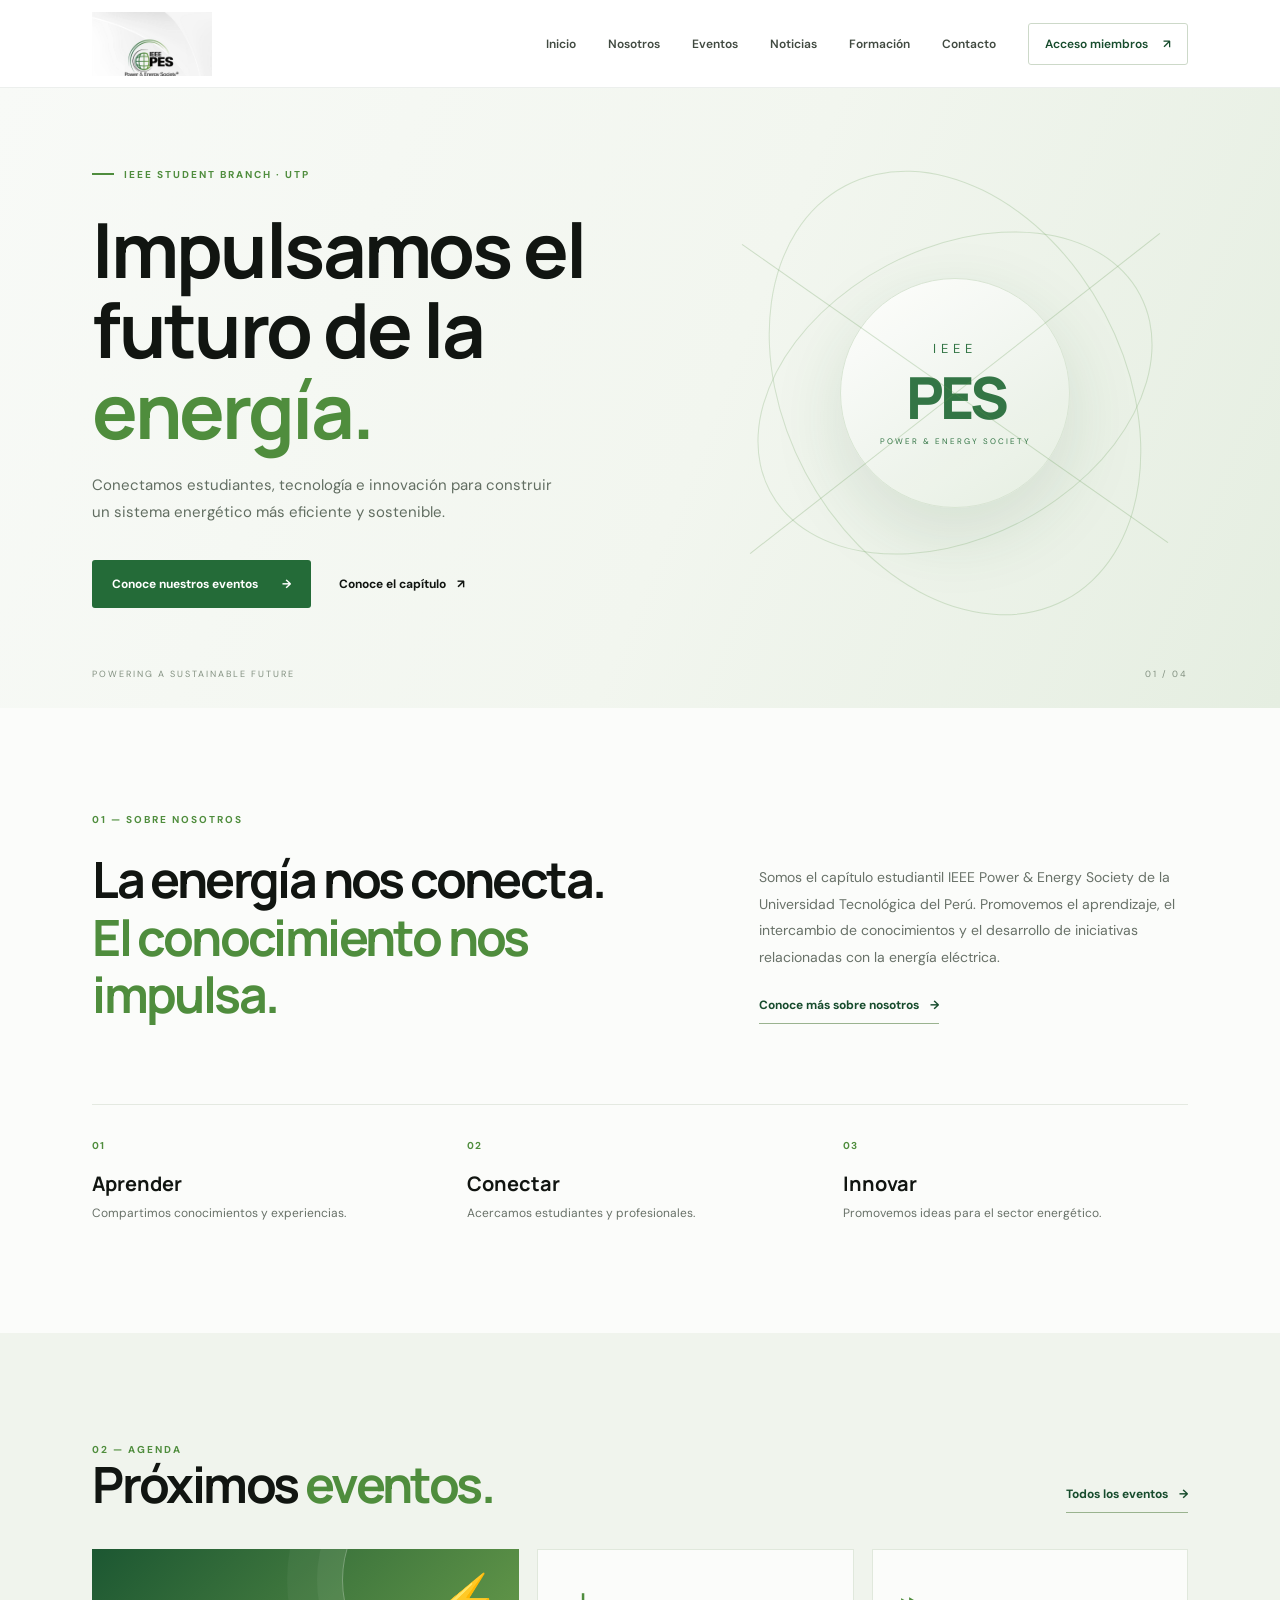
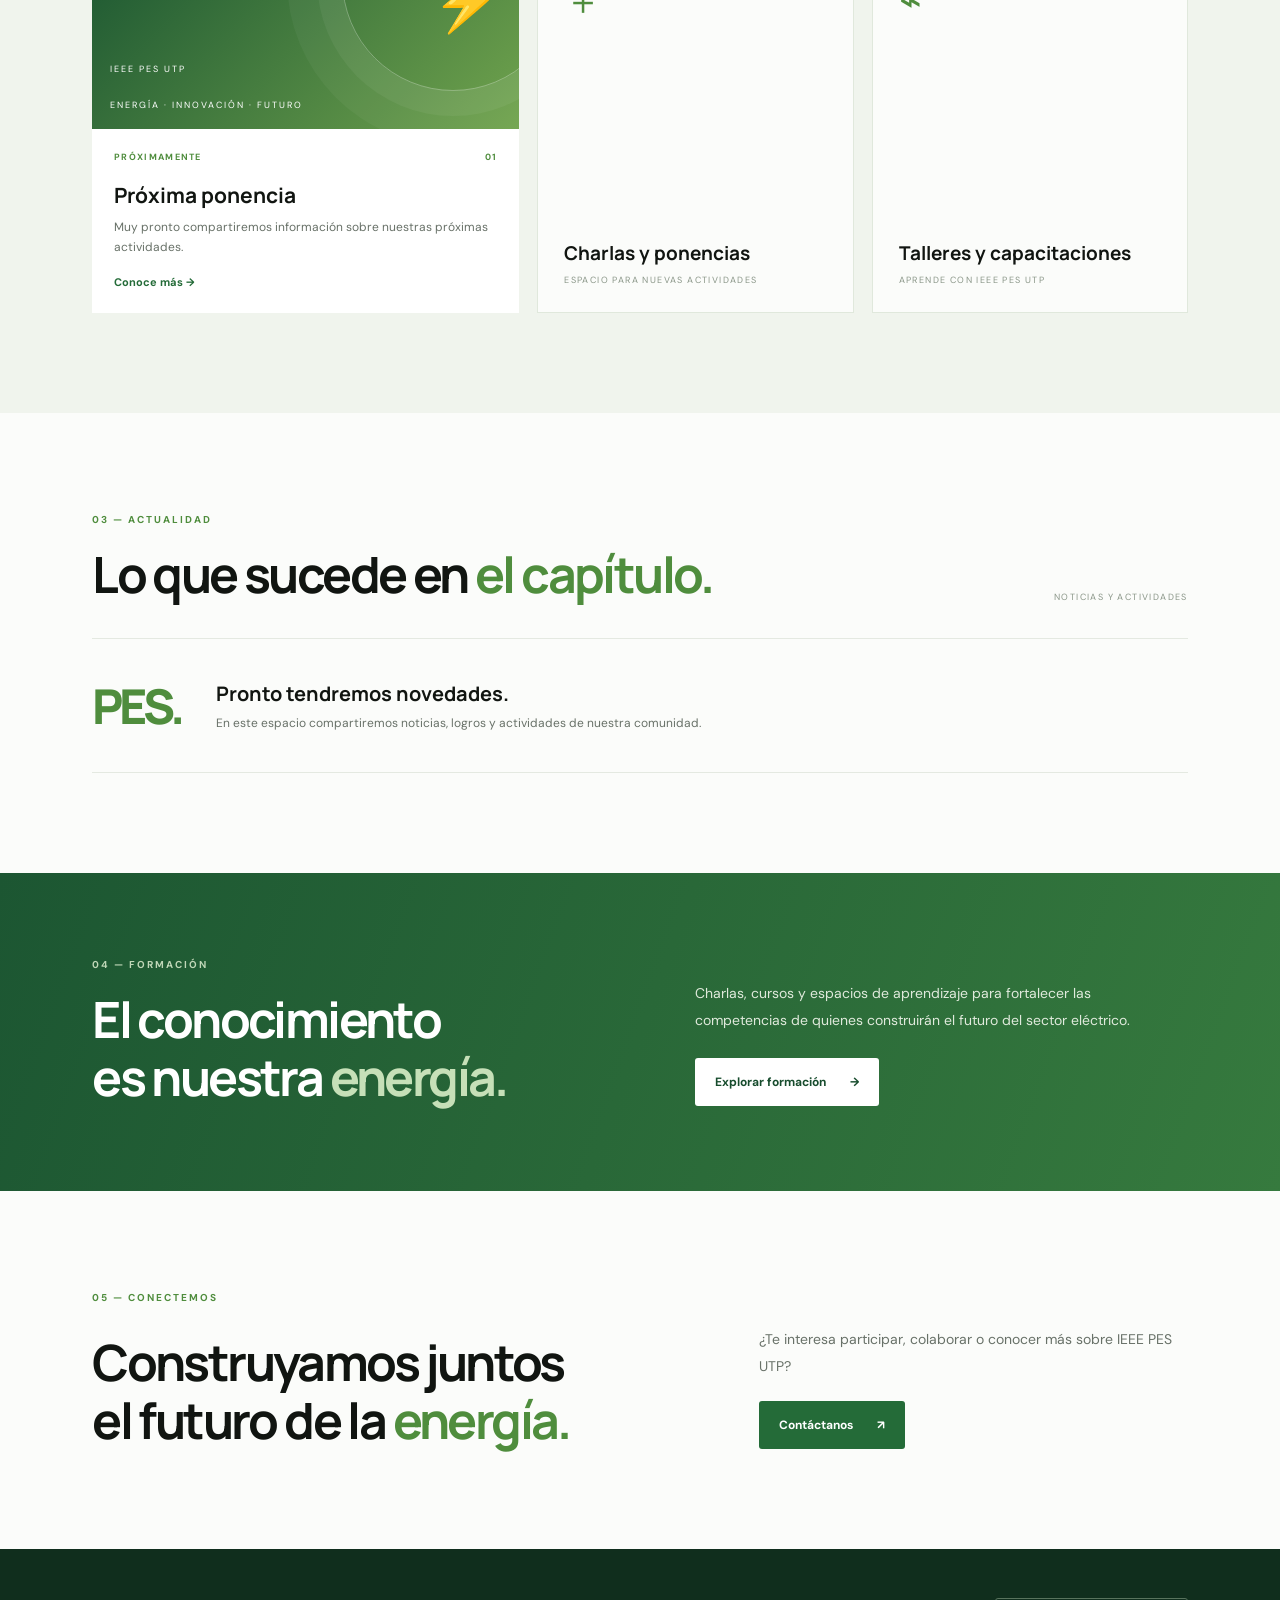
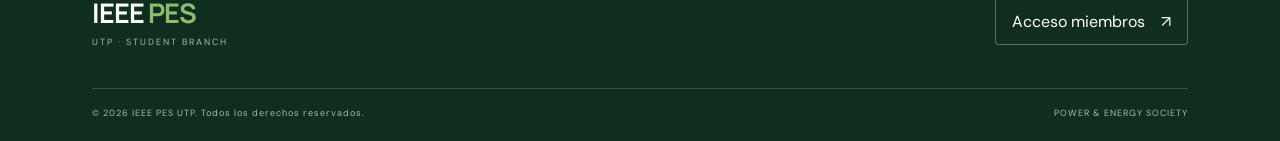
<file: index.html>
<!DOCTYPE html>
<html lang="es">
<head>
  <meta charset="UTF-8">
  <meta name="viewport" content="width=device-width, initial-scale=1.0">
  <meta name="description" content="IEEE PES UTP - Capítulo estudiantil de Power & Energy Society.">
  <title>IEEE PES UTP | Power & Energy Society</title>
  <link rel="preconnect" href="https://fonts.googleapis.com">
  <link rel="preconnect" href="https://fonts.gstatic.com" crossorigin>
  <link href="https://fonts.googleapis.com/css2?family=DM+Sans:wght@400;500;600;700&family=Manrope:wght@400;500;600;700;800&display=swap" rel="stylesheet">
  <link rel="stylesheet" href="styles.css">
</head>
<body>
  <header class="site-header">
    <a class="brand" href="#inicio" aria-label="IEEE PES UTP - Inicio">
      <img src="assets/logo-ieee-pes-utp.png" alt="IEEE PES - Universidad Tecnológica del Perú">
    </a>
    <button class="menu-toggle" id="menuToggle" aria-label="Abrir menú" aria-expanded="false">☰</button>
    <nav class="main-nav" id="mainNav">
      <a href="#inicio">Inicio</a>
      <a href="#nosotros">Nosotros</a>
      <a href="#eventos">Eventos</a>
      <a href="#noticias">Noticias</a>
      <a href="#formacion">Formación</a>
      <a href="#contacto">Contacto</a>
      <a class="member-link" href="pages/login.html">Acceso miembros <span>↗</span></a>
    </nav>
  </header>

  <main>
    <section class="hero" id="inicio">
      <div class="hero-glow"></div>
      <div class="hero-content">
        <p class="eyebrow"><span></span> IEEE STUDENT BRANCH · UTP</p>
        <h1>Impulsamos el futuro de la <em>energía.</em></h1>
        <p class="hero-copy">Conectamos estudiantes, tecnología e innovación para construir un sistema energético más eficiente y sostenible.</p>
        <div class="hero-actions">
          <a class="button button-primary" href="#eventos">Conoce nuestros eventos <span>→</span></a>
          <a class="text-link" href="#nosotros">Conoce el capítulo <span>↗</span></a>
        </div>
      </div>
      <div class="hero-mark">
        <div class="orbit orbit-one"></div><div class="orbit orbit-two"></div>
        <div class="energy-core"><span>IEEE</span><strong>PES</strong><small>POWER & ENERGY SOCIETY</small></div>
        <div class="energy-line line-one"></div><div class="energy-line line-two"></div>
      </div>
      <div class="hero-bottom"><span>POWERING A SUSTAINABLE FUTURE</span><span>01 / 04</span></div>
    </section>

    <section class="intro section-wrap" id="nosotros">
      <div class="section-kicker">01 — SOBRE NOSOTROS</div>
      <div class="intro-grid">
        <h2>La energía nos conecta.<br><em>El conocimiento nos impulsa.</em></h2>
        <div>
          <p>Somos el capítulo estudiantil IEEE Power & Energy Society de la Universidad Tecnológica del Perú. Promovemos el aprendizaje, el intercambio de conocimientos y el desarrollo de iniciativas relacionadas con la energía eléctrica.</p>
          <a class="underlined-link" href="#contacto">Conoce más sobre nosotros <span>→</span></a>
        </div>
      </div>
      <div class="values-row">
        <article><span>01</span><h3>Aprender</h3><p>Compartimos conocimientos y experiencias.</p></article>
        <article><span>02</span><h3>Conectar</h3><p>Acercamos estudiantes y profesionales.</p></article>
        <article><span>03</span><h3>Innovar</h3><p>Promovemos ideas para el sector energético.</p></article>
      </div>
    </section>

    <section class="events-section" id="eventos">
      <div class="section-wrap">
        <div class="section-heading">
          <div><div class="section-kicker">02 — AGENDA</div><h2>Próximos <em>eventos.</em></h2></div>
          <a class="underlined-link" href="#contacto">Todos los eventos <span>→</span></a>
        </div>
        <div class="event-grid">
          <article class="event-card featured-event">
            <div class="event-art"><div class="art-symbol">⚡</div><span>IEEE PES UTP</span><small>ENERGÍA · INNOVACIÓN · FUTURO</small></div>
            <div class="event-info"><div class="event-meta"><span>PRÓXIMAMENTE</span><span>01</span></div><h3>Próxima ponencia</h3><p>Muy pronto compartiremos información sobre nuestras próximas actividades.</p><a href="#contacto" aria-label="Consultar evento">Conoce más <span>→</span></a></div>
          </article>
          <article class="event-card event-placeholder"><div class="placeholder-icon">＋</div><p>Charlas y ponencias</p><span>ESPACIO PARA NUEVAS ACTIVIDADES</span></article>
          <article class="event-card event-placeholder"><div class="placeholder-icon">⌁</div><p>Talleres y capacitaciones</p><span>APRENDE CON IEEE PES UTP</span></article>
        </div>
      </div>
    </section>

    <section class="news-section section-wrap" id="noticias">
      <div class="section-kicker">03 — ACTUALIDAD</div>
      <div class="section-heading"><h2>Lo que sucede en <em>el capítulo.</em></h2><span class="muted-label">NOTICIAS Y ACTIVIDADES</span></div>
      <div class="news-empty"><div class="news-symbol">PES.</div><div><h3>Pronto tendremos novedades.</h3><p>En este espacio compartiremos noticias, logros y actividades de nuestra comunidad.</p></div></div>
    </section>

    <section class="learning-section" id="formacion">
      <div class="section-wrap learning-inner">
        <div><div class="section-kicker light-kicker">04 — FORMACIÓN</div><h2>El conocimiento<br>es nuestra <em>energía.</em></h2></div>
        <div><p>Charlas, cursos y espacios de aprendizaje para fortalecer las competencias de quienes construirán el futuro del sector eléctrico.</p><a class="button button-light" href="#contacto">Explorar formación <span>→</span></a></div>
      </div>
    </section>

    <section class="contact-section section-wrap" id="contacto">
      <div class="section-kicker">05 — CONECTEMOS</div>
      <div class="contact-grid"><h2>Construyamos juntos<br>el futuro de la <em>energía.</em></h2><div><p>¿Te interesa participar, colaborar o conocer más sobre IEEE PES UTP?</p><a class="button button-primary" href="mailto:">Contáctanos <span>↗</span></a></div></div>
    </section>
  </main>

  <footer class="site-footer" id="acceso">
    <div class="footer-top"><div class="footer-brand"><strong>IEEE <b>PES</b></strong><span>UTP · STUDENT BRANCH</span></div><a class="member-link footer-member" href="pages/login.html">Acceso miembros <span>↗</span></a></div>
    <div class="footer-bottom"><span>© 2026 IEEE PES UTP. Todos los derechos reservados.</span><span>POWER & ENERGY SOCIETY</span></div>
  </footer>
  <script src="script.js"></script>
</body>
</html>
</file>
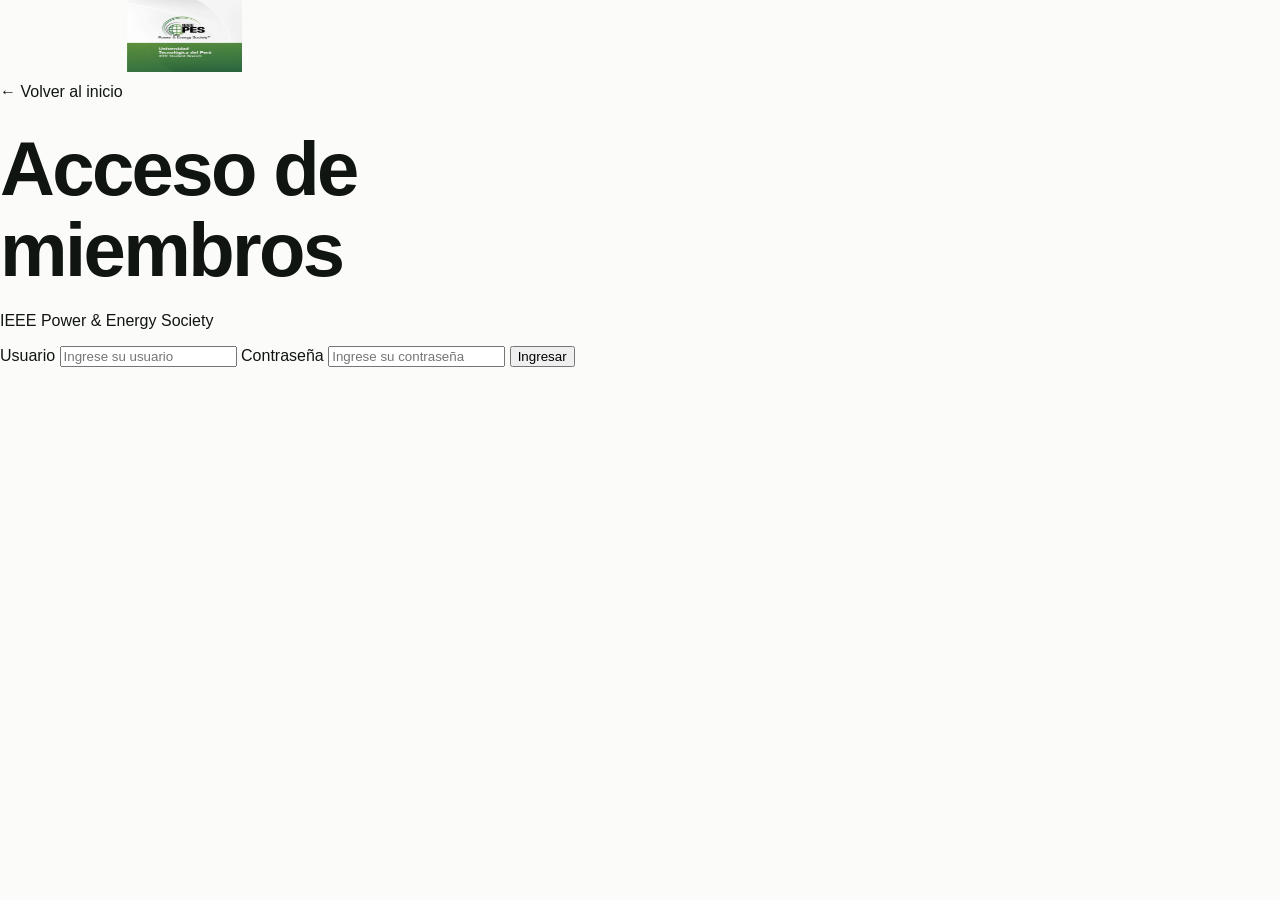
<file: pages/dashboard.html>
<!DOCTYPE html>
<html lang="es">
<head>
  <meta charset="UTF-8">
  <meta name="viewport" content="width=device-width, initial-scale=1.0">
  <title>Panel de miembros | IEEE PES UTP</title>
  <link rel="stylesheet" href="../styles.css">
  <link rel="stylesheet" href="private.css">
</head>
<body class="private-body">

  <header class="private-header">
    <a class="private-brand" href="../index.html">
      <img src="../assets/logo-ieee-pes-utp.png" alt="IEEE PES UTP">
    </a>

    <nav class="private-nav" aria-label="Navegación del panel">
      <button class="tab-button active" data-tab="eventos">Eventos</button>
      <button class="tab-button" data-tab="marketing">Marketing</button>
    </nav>

    <button class="logout-button" id="logoutButton">
      Cerrar sesión <span>↗</span>
    </button>
  </header>

  <main class="dashboard-main">

    <!-- PANEL EVENTOS -->
    <section class="panel-view active" id="panel-eventos">

      <div class="panel-heading">
        <div>
          <p class="section-kicker">IEEE PES UTP · COMITÉ DE EVENTOS</p>
          <h1>Gestión de <em>ponencias.</em></h1>
          <p>Registra la información de una actividad para que Marketing prepare su publicación.</p>
        </div>
        <span class="panel-chip">EVENTOS</span>
      </div>

      <div class="panel-card">
        <div class="card-heading">
          <div>
            <span class="step-number">01</span>
            <h2>Registrar nueva ponencia</h2>
          </div>
          <span class="required-note">* Campos obligatorios</span>
        </div>

        <form id="eventForm" class="event-form">

          <label>
            Título de la ponencia *
            <input required name="title" placeholder="Ej. Transición energética y redes inteligentes">
          </label>

          <div class="form-two">
            <label>
              Nombre del ponente *
              <input required name="speaker" placeholder="Nombre completo">
            </label>

            <label>
              Fecha *
              <input required name="date" type="date">
            </label>
          </div>

          <div class="form-two">
            <label>
              Hora *
              <input required name="time" type="time">
            </label>

            <label>
              Modalidad *
              <select name="mode" required>
                <option value="">Selecciona una modalidad</option>
                <option>Presencial</option>
                <option>Virtual</option>
                <option>Híbrida</option>
              </select>
            </label>
          </div>

          <label>
            Enlace de inscripción
            <input name="registration" type="url" placeholder="https://...">
          </label>

          <label>
            Descripción *
            <textarea name="description" rows="4" required placeholder="Describe brevemente la ponencia..."></textarea>
          </label>

          <label>
            Fotografía del ponente
            <input name="speakerPhoto" type="file" accept="image/*">
          </label>

          <div class="form-actions">
            <button class="button button-primary" type="submit">
              Guardar <span>→</span>
            </button>
            <span id="eventFeedback" class="form-feedback" aria-live="polite"></span>
          </div>

        </form>
      </div>

      <div class="panel-card history-card">
        <div class="card-heading">
          <div>
            <span class="step-number">02</span>
            <h2>Historial de ponencias</h2>
          </div>
          <span class="history-count" id="eventCount">0 registros</span>
        </div>

        <div id="eventHistory" class="history-empty">
          Todavía no hay ponencias registradas.
        </div>
      </div>

    </section>

    <!-- PANEL MARKETING -->
    <section class="panel-view" id="panel-marketing">

      <div class="panel-heading">
        <div>
          <p class="section-kicker">IEEE PES UTP · COMITÉ DE MARKETING</p>
          <h1>Contenido para <em>publicar.</em></h1>
          <p>Selecciona una ponencia registrada y prepara su pieza gráfica.</p>
        </div>
        <span class="panel-chip">MARKETING</span>
      </div>

      <div class="panel-card">
        <div class="card-heading">
          <div>
            <span class="step-number">01</span>
            <h2>Ponencias recibidas</h2>
          </div>
        </div>

        <div id="marketingQueue" class="history-empty">
          Las ponencias que registre Eventos aparecerán aquí.
        </div>
      </div>

      <div class="panel-card">
        <div class="card-heading">
          <div>
            <span class="step-number">02</span>
            <h2>Plantilla oficial IEEE PES UTP</h2>
          </div>
        </div>

        <div class="template-preview">
          <div class="template-brand">
            IEEE <b>PES</b>
            <small>UTP · STUDENT BRANCH</small>
          </div>

          <span class="template-label">PRÓXIMA PONENCIA</span>

          <h3 id="previewTitle">Título de la ponencia</h3>
          <p id="previewSpeaker">Nombre del ponente</p>

          <div class="template-details">
            <span id="previewDate">FECHA</span>
            <span id="previewTime">HORA</span>
            <span id="previewMode">MODALIDAD</span>
          </div>

          <div class="template-bottom">
            POWER & ENERGY SOCIETY · UTP
          </div>
        </div>

        <p class="prototype-hint">
          Vista previa de la plantilla oficial.
        </p>

        <div class="form-actions">
          <button class="button button-primary" id="downloadPng" disabled>
            Descargar <span>↓</span>
          </button>

          <button class="button button-outline" id="publishEvent" disabled>
            Publicar <span>→</span>
          </button>
        </div>

        <p id="marketingFeedback" class="form-feedback" aria-live="polite"></p>
      </div>

      <div class="panel-card">
        <div class="card-heading">
          <div>
            <span class="step-number">03</span>
            <h2>Carátula después del evento</h2>
          </div>
        </div>

        <label class="upload-cover">
          Subir carátula final
          <input type="file" accept="image/*" id="finalCover">
        </label>

        <p class="prototype-hint">
          La publicación definitiva de la carátula se conectará al almacenamiento del proyecto.
        </p>
      </div>

    </section>

  </main>

  <script src="private.js"></script>
</body>
</html>
</file>
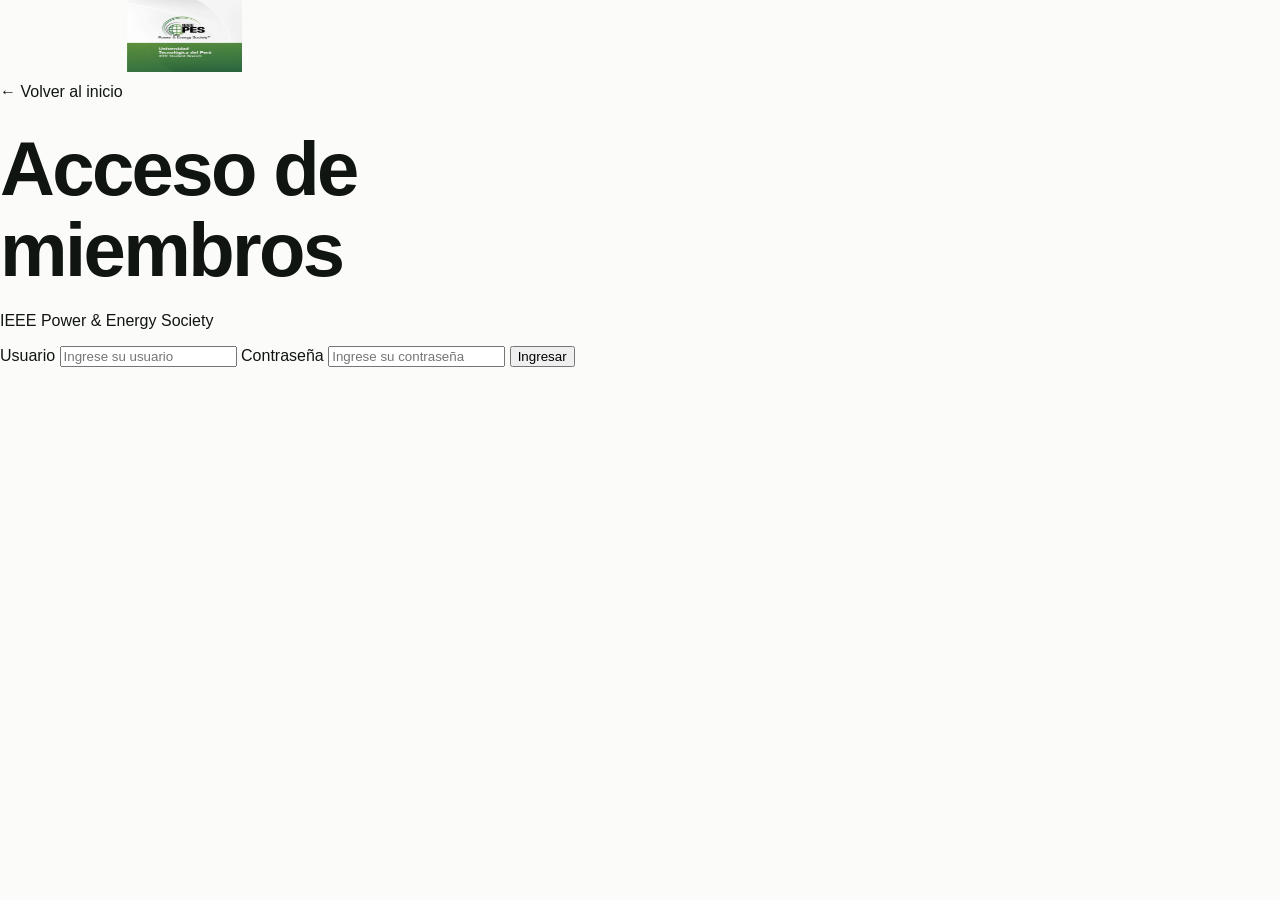
<file: pages/login.html>
<!DOCTYPE html>
<html lang="es">
<head>
    <meta charset="UTF-8">
    <meta name="viewport" content="width=device-width, initial-scale=1.0">
    <title>Acceso de miembros | IEEE PES UTP</title>
    <link rel="stylesheet" href="../styles.css">
    <link rel="stylesheet" href="private.css">
</head>
<body>

    <main class="login-container">

        <a href="../index.html" class="login-back">
            ← Volver al inicio
        </a>

        <img
            src="../assets/logo-ieee-pes-utp.png"
            alt="IEEE PES UTP"
            class="login-logo"
        >

        <h1>Acceso de miembros</h1>
        <p>IEEE Power & Energy Society</p>

        <form id="loginForm">
            <label for="usuario">Usuario</label>
            <input
                type="text"
                id="usuario"
                placeholder="Ingrese su usuario"
                required
            >

            <label for="contrasena">Contraseña</label>
            <input
                type="password"
                id="contrasena"
                placeholder="Ingrese su contraseña"
                required
            >

            <button type="submit">Ingresar</button>

            <p id="loginMensaje"></p>
        </form>

    </main>

    <script src="private.js"></script>
</body>
</html>
</file>
<file: styles.css>
:root {
  --green: #4f8d3d;
  --green-dark: #246b38;
  --green-deep: #174c2d;
  --green-soft: #eaf1e7;
  --ink: #111511;
  --muted: #687168;
  --paper: #fbfcfa;
  --line: #e4e9e1;
  --white: #fff;
}
* { box-sizing: border-box; }
html { scroll-behavior: smooth; }
body { margin: 0; color: var(--ink); background: var(--paper); font-family: "DM Sans", sans-serif; }
a { color: inherit; text-decoration: none; }
.site-header { height: 88px; padding: 0 7.2%; display:flex; align-items:center; justify-content:space-between; background:rgba(255,255,255,.96); position:sticky; top:0; z-index:20; border-bottom:1px solid rgba(20,60,30,.08); }
.brand { width:120px; height:64px; overflow:hidden; display:block; position:relative; }
.brand img { width:120px; height:120px; object-fit:cover; object-position:top center; position:absolute; top:0; left:0; }
.main-nav { display:flex; align-items:center; gap:clamp(16px,2.5vw,34px); font-size:12px; font-weight:600; color:#414a41; }
.main-nav a:not(.member-link):hover, .text-link:hover, .underlined-link:hover { color:var(--green); }
.member-link { border:1px solid #cdd9c9; padding:12px 16px; border-radius:3px; color:var(--green-deep); }
.member-link span { margin-left:12px; }
.menu-toggle { display:none; border:0; background:none; font-size:25px; }
.hero { min-height:620px; background:linear-gradient(112deg,#f8faf7 0%,#f2f6ef 55%,#e5eee1 100%); position:relative; overflow:hidden; display:flex; align-items:center; padding:70px 7.2% 90px; }
.hero-content { position:relative; z-index:2; max-width:610px; }
.eyebrow,.section-kicker { color:var(--green); font-size:10px; font-weight:700; letter-spacing:2px; }
.eyebrow { display:flex; align-items:center; gap:10px; }
.eyebrow span { width:22px; height:2px; background:var(--green); }
h1,h2,h3,p { margin-top:0; }
h1,h2 { font-family:Manrope,sans-serif; letter-spacing:-2.6px; }
h1 { font-size:clamp(48px,6vw,76px); line-height:1.06; max-width:620px; margin:28px 0 22px; font-weight:700; }
h1 em,h2 em { color:var(--green); font-style:normal; }
.hero-copy { color:#626e62; font-size:15px; line-height:1.8; max-width:475px; }
.hero-actions { display:flex; align-items:center; gap:28px; margin-top:34px; }
.button { display:inline-flex; gap:24px; align-items:center; padding:16px 20px; font-size:12px; font-weight:700; border-radius:3px; }
.button-primary { background:var(--green-dark); color:white; }
.button-primary:hover { background:var(--green-deep); }
.text-link,.underlined-link { font-size:12px; font-weight:700; }
.text-link span,.underlined-link span { margin-left:8px; }
.hero-mark { position:absolute; width:470px; height:470px; right:7%; top:70px; border-radius:50%; display:grid; place-items:center; opacity:.92; }
.orbit { position:absolute; border:1px solid rgba(79,141,61,.22); border-radius:50%; transform:rotate(-28deg); }
.orbit-one { width:420px;height:290px; }
.orbit-two { width:340px;height:470px; }
.energy-core { width:230px;height:230px;border-radius:50%;background:linear-gradient(145deg,#fff,#e5eee1);box-shadow:0 25px 70px rgba(40,90,45,.13);display:flex;flex-direction:column;align-items:center;justify-content:center;border:1px solid #d7e4d2;color:var(--green-dark); }
.energy-core span { font-size:13px;letter-spacing:5px; }
.energy-core strong { font:800 58px Manrope,sans-serif;letter-spacing:-4px; }
.energy-core small { font-size:8px;letter-spacing:2px; }
.energy-line { position:absolute;width:520px;height:1px;background:rgba(79,141,61,.25);transform:rotate(35deg); }
.line-two { transform:rotate(-38deg); }
.hero-bottom { position:absolute; bottom:28px;left:7.2%;right:7.2%;display:flex;justify-content:space-between;color:#829080;font-size:9px;letter-spacing:2px; }
.section-wrap { padding-left:7.2%;padding-right:7.2%; }
.intro { padding-top:105px;padding-bottom:100px; }
.intro-grid,.contact-grid { display:grid;grid-template-columns:1.15fr .85fr;gap:8%;align-items:end;margin-top:25px; }
h2 { font-size:clamp(34px,4vw,50px);line-height:1.15;margin-bottom:0; }
.intro-grid p,.contact-grid p { color:var(--muted);font-size:14px;line-height:1.9;margin-bottom:22px; }
.underlined-link { display:inline-block;border-bottom:1px solid #9ab38f;padding-bottom:10px;color:var(--green-deep); }
.values-row { display:grid;grid-template-columns:repeat(3,1fr);gap:30px;margin-top:80px;border-top:1px solid var(--line);padding-top:28px; }
.values-row article span { color:var(--green);font-size:10px;font-weight:700;letter-spacing:1px; }
.values-row h3 { font:700 20px Manrope,sans-serif;margin:16px 0 8px; }
.values-row p { color:var(--muted);font-size:12px; }
.events-section { background:#f0f4ed;padding:90px 0 100px; }
.section-heading { display:flex;justify-content:space-between;align-items:end;margin:20px 0 36px; }
.event-grid { display:grid;grid-template-columns:1.35fr 1fr 1fr;gap:18px; }
.event-card { background:white;min-height:330px; }
.event-art { height:180px;background:linear-gradient(135deg,#1c5732,#70a34d);color:white;position:relative;display:flex;flex-direction:column;justify-content:space-between;padding:18px;overflow:hidden; }
.event-art:after { content:"";position:absolute;width:220px;height:220px;border:1px solid rgba(255,255,255,.3);border-radius:50%;right:-45px;top:-80px;box-shadow:0 0 0 25px rgba(255,255,255,.05),0 0 0 55px rgba(255,255,255,.04); }
.event-art span,.event-art small { font-size:9px;letter-spacing:2px;z-index:1; }
.art-symbol { font-size:55px;align-self:flex-end;z-index:1; }
.event-info { padding:22px; }
.event-meta { display:flex;justify-content:space-between;color:var(--green);font-size:9px;font-weight:700;letter-spacing:1.3px; }
.event-info h3 { font:700 21px Manrope,sans-serif;margin:18px 0 8px; }
.event-info p { color:var(--muted);font-size:12px;line-height:1.7; }
.event-info a { font-size:11px;font-weight:700;color:var(--green-dark); }
.event-placeholder { background:#fbfcfa;border:1px solid #e0e8dc;padding:26px;display:flex;flex-direction:column;justify-content:flex-end; }
.placeholder-icon { font-size:38px;color:var(--green);margin-bottom:auto; }
.event-placeholder p { font:700 19px Manrope,sans-serif;margin-bottom:8px; }
.event-placeholder span,.muted-label { font-size:9px;color:#8a9688;letter-spacing:1.4px; }
.news-section { padding-top:100px;padding-bottom:100px; }
.news-section .section-heading { margin-bottom:35px; }
.news-empty { border-top:1px solid var(--line);border-bottom:1px solid var(--line);padding:34px 0;display:flex;gap:35px;align-items:center; }
.news-symbol { font:800 48px Manrope,sans-serif;color:var(--green);letter-spacing:-4px; }
.news-empty h3 { font:700 20px Manrope,sans-serif;margin-bottom:8px; }
.news-empty p { color:var(--muted);font-size:12px;margin:0; }
.learning-section { background:linear-gradient(110deg,#1c5632,#367a3e);color:white;padding:85px 0; }
.learning-inner { display:grid;grid-template-columns:1fr 1fr;gap:10%;align-items:end; }
.light-kicker { color:#c0d7b8; }
.learning-inner h2 { margin-top:20px; }
.learning-inner h2 em { color:#c6e0b8; }
.learning-inner p { color:#e0eadc;font-size:14px;line-height:1.9;margin-bottom:25px;max-width:440px; }
.button-light { background:white;color:var(--green-deep); }
.contact-section { padding-top:100px;padding-bottom:100px; }
.contact-grid { margin-top:22px; }
.site-footer { background:#102e1d;color:white;padding:45px 7.2% 22px; }
.footer-top { display:flex;justify-content:space-between;align-items:center;padding-bottom:40px; }
.footer-brand { display:flex;flex-direction:column;gap:5px; }
.footer-brand strong { font:700 27px Manrope,sans-serif;letter-spacing:-1px; }
.footer-brand strong b { color:#8fbd70; }
.footer-brand span { font-size:9px;letter-spacing:2px;color:#a9bda9; }
.footer-member { color:white;border-color:#58735d; }
.footer-bottom { border-top:1px solid #31513a;padding-top:18px;display:flex;justify-content:space-between;color:#a9bda9;font-size:9px;letter-spacing:1px; }
@media(max-width:900px) {
 .main-nav { gap:14px;font-size:11px; }.hero-mark { right:-150px;opacity:.28; }.hero-content { max-width:650px; }
 .event-grid { grid-template-columns:1fr 1fr; }.featured-event { grid-column:span 2; }.event-art { height:210px; }
}
@media(max-width:650px) {
 .site-header { height:72px;padding:0 5%; }.brand { transform:scale(.85);transform-origin:left center; }.menu-toggle { display:block; }
 .main-nav { display:none;position:absolute;top:72px;left:0;right:0;background:white;padding:18px 6%;box-shadow:0 12px 20px #17351b12;flex-direction:column;align-items:stretch;gap:0; }
 .main-nav.open { display:flex; }.main-nav a { padding:13px 0; }.main-nav .member-link { text-align:center;margin-top:8px;padding:12px; }
 .hero { min-height:590px;padding:75px 6% 90px; }.hero-mark { right:-220px;top:120px; }.hero-content { max-width:100%; }
 h1 { font-size:48px;letter-spacing:-2px; }.hero-copy { font-size:14px; }.hero-actions { align-items:flex-start;flex-direction:column;gap:20px; }
 .hero-bottom { left:6%;right:6%;font-size:8px; }.section-wrap { padding-left:6%;padding-right:6%; }
 .intro,.news-section,.contact-section { padding-top:75px;padding-bottom:75px; }
 .intro-grid,.contact-grid,.learning-inner { grid-template-columns:1fr;gap:24px; }
 .values-row { grid-template-columns:1fr;gap:20px;margin-top:45px; }.values-row article { border-bottom:1px solid var(--line);padding-bottom:15px; }
 .events-section { padding:70px 0; }.section-heading { align-items:flex-start;gap:20px;flex-direction:column; }.event-grid { grid-template-columns:1fr; }.featured-event { grid-column:auto; }
 .event-card { min-height:260px; }.event-art { height:170px; }.event-placeholder { min-height:190px; }
 .news-empty { align-items:flex-start;gap:18px; }.news-symbol { font-size:38px; }.learning-section { padding:70px 0; }
 .footer-top,.footer-bottom { gap:20px;flex-direction:column;align-items:flex-start; }.site-footer { padding:40px 6% 22px; }
}
</file>
<file: pages/private.css>
/* ==========================================
   ESTILOS DEL ÁREA PRIVADA IEEE PES UTP
========================================== */

.private-body {
  min-height: 100vh;
  background: #f5f8f3;
}

/* LOGIN */

.login-page {
  min-height: 100vh;
  padding: 35px 6%;
  display: flex;
  flex-direction: column;
  align-items: center;
  justify-content: center;
  position: relative;
}

.back-link {
  position: absolute;
  top: 28px;
  left: 6%;
  color: #536452;
  font-size: 12px;
  font-weight: 600;
}

.login-card {
  width: min(100%, 480px);
  background: white;
  padding: 42px 48px;
  border: 1px solid #e3eae0;
  box-shadow: 0 20px 70px rgba(30,70,35,.08);
}

.login-logo {
  width: 115px;
  height: 72px;
  overflow: hidden;
  position: relative;
  margin: 0 auto 25px;
}

.login-logo img {
  width: 115px;
  height: 115px;
  object-fit: cover;
  object-position: top;
  position: absolute;
  top: 0;
}

.login-card .section-kicker {
  text-align: center;
}

.login-card h1 {
  font-size: 35px;
  line-height: 1.16;
  text-align: center;
  letter-spacing: -1.5px;
  margin: 18px 0 12px;
}

.login-description,
.login-note {
  color: #718071;
  font-size: 12px;
  line-height: 1.7;
  text-align: center;
}

.login-card form {
  display: flex;
  flex-direction: column;
  margin-top: 28px;
}

.login-card label,
.event-form label {
  color: #334333;
  font-size: 12px;
  font-weight: 700;
  display: flex;
  flex-direction: column;
  gap: 8px;
  margin-bottom: 17px;
}

.login-card input,
.event-form input,
.event-form select,
.event-form textarea {
  width: 100%;
  border: 1px solid #dce5d9;
  border-radius: 3px;
  background: #fff;
  padding: 13px 14px;
  font: 13px "DM Sans", sans-serif;
  color: #1a241a;
  outline: none;
}

.login-card input:focus,
.event-form input:focus,
.event-form select:focus,
.event-form textarea:focus {
  border-color: #4f8d3d;
  box-shadow: 0 0 0 3px #4f8d3d18;
}

.login-submit {
  width: 100%;
  justify-content: space-between;
  border: 0;
  cursor: pointer;
  margin-top: 5px;
}

.login-error {
  color: #a53b32;
  font-size: 11px;
  min-height: 12px;
}

.login-note {
  margin: 22px 0 0;
  font-size: 10px;
}

.login-footer {
  margin-top: 30px;
  color: #839180;
  font-size: 9px;
  letter-spacing: 2px;
}

/* ENCABEZADO */

.private-header {
  min-height: 82px;
  background: white;
  border-bottom: 1px solid #e3eae0;
  padding: 0 6%;
  display: flex;
  align-items: center;
  justify-content: space-between;
  gap: 25px;
}

.private-brand {
  width: 105px;
  height: 62px;
  overflow: hidden;
  position: relative;
  display: block;
  flex-shrink: 0;
}

.private-brand img {
  width: 105px;
  height: 105px;
  object-fit: cover;
  object-position: top;
  position: absolute;
  top: 0;
}

.private-nav {
  align-self: stretch;
  display: flex;
  gap: 8px;
}

.tab-button {
  background: none;
  border: 0;
  border-bottom: 3px solid transparent;
  padding: 0 22px;
  color: #687568;
  font: 600 13px "DM Sans", sans-serif;
  cursor: pointer;
}

.tab-button.active {
  color: #286b38;
  border-bottom-color: #4f8d3d;
}

.logout-button {
  border: 1px solid #d7e2d2;
  background: white;
  color: #345c37;
  padding: 11px 14px;
  border-radius: 3px;
  font: 600 11px "DM Sans", sans-serif;
  cursor: pointer;
}

.logout-button span {
  margin-left: 10px;
}

/* CONTENIDO */

.dashboard-main {
  width: min(1120px, 88%);
  margin: 58px auto 90px;
}

.panel-view {
  display: none;
}

.panel-view.active {
  display: block;
}

.panel-heading {
  display: flex;
  align-items: flex-end;
  justify-content: space-between;
  margin-bottom: 32px;
  gap: 20px;
}

.panel-heading h1 {
  font-size: clamp(36px, 4vw, 50px);
  margin: 14px 0 10px;
  letter-spacing: -2px;
}

.panel-heading p:not(.section-kicker) {
  color: #6e7b6d;
  font-size: 13px;
  line-height: 1.7;
  margin: 0;
}

.panel-chip {
  color: #397b3f;
  background: #e8f1e4;
  padding: 9px 12px;
  font-size: 9px;
  font-weight: 700;
  letter-spacing: 1.5px;
}

/* TARJETAS */

.panel-card {
  background: white;
  border: 1px solid #e3eae0;
  padding: 28px 32px;
  margin-bottom: 22px;
}

.card-heading {
  display: flex;
  justify-content: space-between;
  align-items: center;
  margin-bottom: 25px;
  gap: 15px;
}

.card-heading > div {
  display: flex;
  align-items: center;
  gap: 14px;
}

.card-heading h2 {
  font: 700 19px Manrope, sans-serif;
  letter-spacing: -.5px;
  margin: 0;
}

.step-number {
  color: #4f8d3d;
  font-size: 10px;
  font-weight: 700;
  letter-spacing: 1px;
}

.required-note,
.history-count {
  color: #899588;
  font-size: 10px;
}

/* FORMULARIOS */

.event-form {
  max-width: 760px;
}

.form-two {
  display: grid;
  grid-template-columns: 1fr 1fr;
  gap: 18px;
}

.event-form textarea {
  resize: vertical;
}

.form-actions {
  display: flex;
  align-items: center;
  gap: 15px;
  flex-wrap: wrap;
  margin-top: 10px;
}

.form-actions button {
  border: 0;
  cursor: pointer;
}

.form-actions button:disabled {
  opacity: .45;
  cursor: not-allowed;
}

.form-feedback {
  color: #397b3f;
  font-size: 11px;
}

/* HISTORIAL */

.history-empty {
  padding: 22px;
  background: #f7f9f5;
  color: #829080;
  font-size: 12px;
  line-height: 1.7;
}

.history-item {
  display: flex;
  align-items: center;
  justify-content: space-between;
  gap: 15px;
  padding: 15px 0;
  border-bottom: 1px solid #edf1ea;
}

.history-item:last-child {
  border-bottom: 0;
}

.history-item strong {
  display: block;
  font: 700 13px Manrope, sans-serif;
  margin-bottom: 5px;
}

.history-item small {
  display: block;
  color: #839080;
  font-size: 10px;
  margin-top: 5px;
}

.small-action {
  border: 1px solid #d7e2d2;
  background: white;
  padding: 8px 12px;
  color: #32683a;
  font-size: 10px;
  cursor: pointer;
  flex-shrink: 0;
}

/* ESTADOS */

.event-status {
  display: inline-block;
  width: fit-content;
  margin-top: 8px;
  padding: 5px 10px;
  border-radius: 20px;
  font-size: 11px;
  font-weight: 700;
}

.status-pending {
  background: #fff3cd;
  color: #856404;
}

.status-designed {
  background: #dbeafe;
  color: #1d4ed8;
}

.status-published {
  background: #dcfce7;
  color: #166534;
}

.status-completed {
  background: #ede9fe;
  color: #6d28d9;
}

.status-cancelled {
  background: #fee2e2;
  color: #b91c1c;
}

/* PLANTILLA */

.template-preview {
  max-width: 520px;
  min-height: 320px;
  padding: 28px;
  color: white;
  background: linear-gradient(135deg, #174c2d, #4f8d3d);
  position: relative;
  overflow: hidden;
  display: flex;
  flex-direction: column;
  justify-content: space-between;
}

.template-preview:after {
  content: "";
  position: absolute;
  width: 300px;
  height: 300px;
  border: 1px solid #ffffff40;
  border-radius: 50%;
  right: -100px;
  top: -110px;
  box-shadow: 0 0 0 30px #ffffff0c, 0 0 0 65px #ffffff0c;
}

.template-brand {
  font: 700 22px Manrope, sans-serif;
  z-index: 1;
}

.template-brand b {
  color: #c8e1b8;
}

.template-brand small {
  display: block;
  font: 9px "DM Sans", sans-serif;
  letter-spacing: 2px;
}

.template-label {
  font-size: 9px;
  letter-spacing: 2px;
  color: #d1e4c8;
  z-index: 1;
  margin-top: 24px;
}

.template-preview h3 {
  font: 800 30px Manrope, sans-serif;
  line-height: 1.1;
  max-width: 390px;
  margin: 12px 0 8px;
  z-index: 1;
}

.template-preview p {
  font-size: 13px;
  color: #e0edd9;
  z-index: 1;
}

.template-details {
  display: flex;
  gap: 18px;
  font-size: 9px;
  letter-spacing: 1px;
  z-index: 1;
}

.template-bottom {
  border-top: 1px solid #ffffff55;
  padding-top: 14px;
  margin-top: 25px;
  font-size: 8px;
  letter-spacing: 2px;
  z-index: 1;
}

.prototype-hint {
  color: #859183;
  font-size: 11px;
  line-height: 1.6;
  margin: 15px 0;
}

.button-outline {
  background: white;
  border: 1px solid #b8cbb1 !important;
  color: #32683a;
}

/* CARÁTULA */

.upload-cover {
  display: inline-flex;
  align-items: center;
  padding: 13px 16px;
  border: 1px dashed #9ab391;
  color: #32683a;
  font-size: 12px;
  font-weight: 700;
  cursor: pointer;
}

.upload-cover input {
  max-width: 210px;
  margin-left: 12px;
  font-size: 10px;
}

/* RESPONSIVE */

@media (max-width: 650px) {
  .login-card {
    padding: 32px 23px;
  }

  .private-header {
    padding: 0 4%;
    min-height: 72px;
    gap: 5px;
  }

  .private-brand {
    width: 70px;
    transform: scale(.8);
    transform-origin: left center;
  }

  .tab-button {
    padding: 0 10px;
    font-size: 11px;
  }

  .logout-button {
    padding: 9px 8px;
    font-size: 9px;
  }

  .dashboard-main {
    width: 92%;
    margin: 38px auto 60px;
  }

  .panel-heading {
    align-items: flex-start;
    flex-direction: column;
  }

  .panel-card {
    padding: 21px 17px;
  }

  .form-two {
    grid-template-columns: 1fr;
    gap: 0;
  }

  .card-heading h2 {
    font-size: 16px;
  }

  .required-note {
    font-size: 9px;
  }

  .template-preview {
    min-height: 290px;
    padding: 22px;
  }

  .history-item {
    align-items: flex-start;
  }
}
</file>
